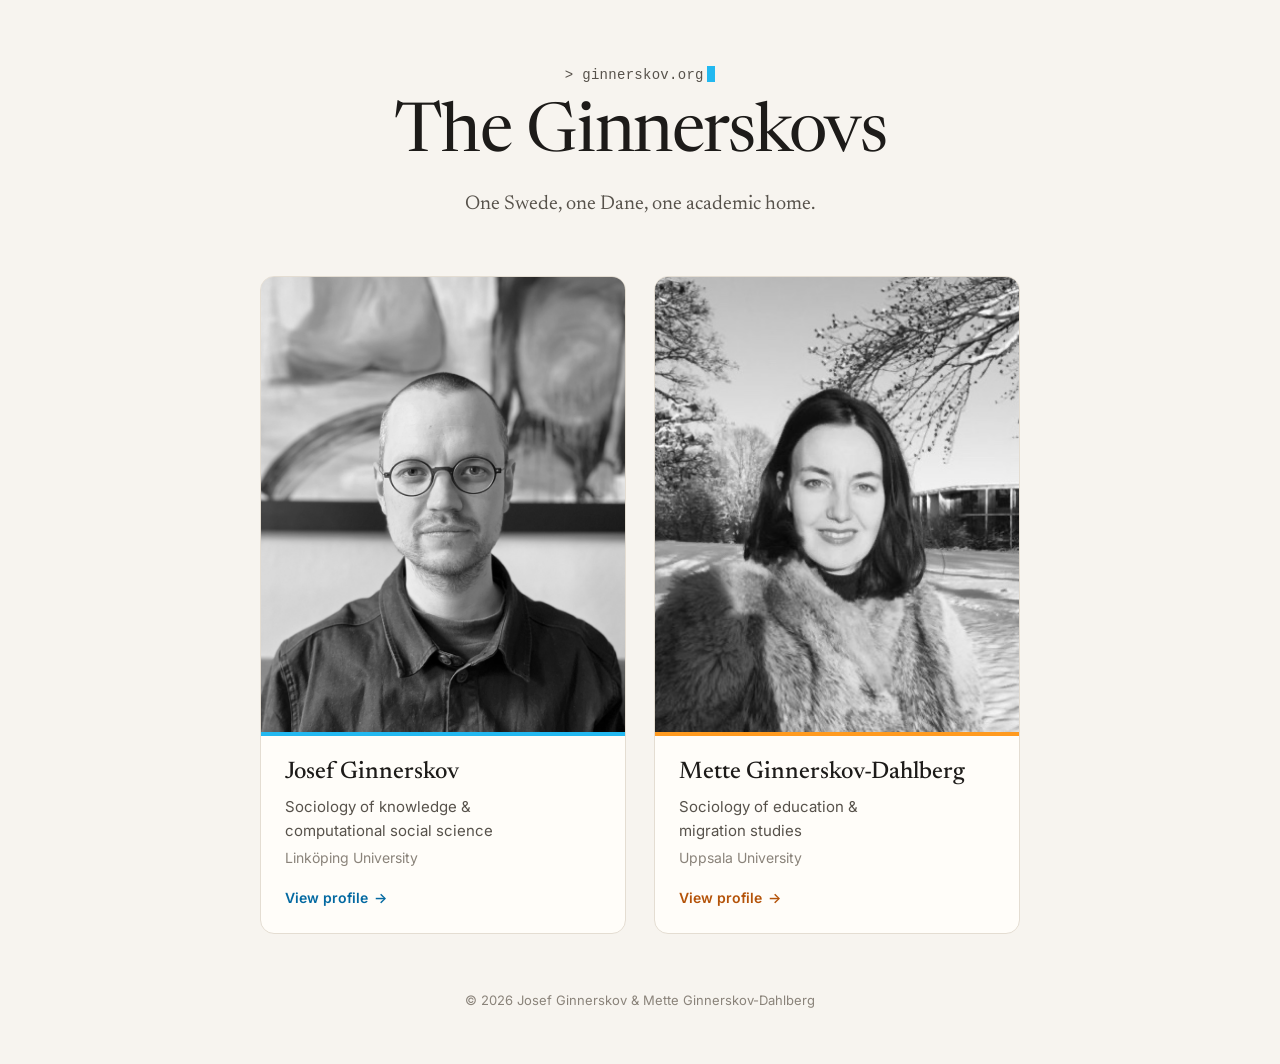
<file: index.html>
<!DOCTYPE html>
<html lang="en">
<head>
  <meta charset="utf-8">
  <meta name="viewport" content="width=device-width, initial-scale=1">
  <title>Ginnerskov</title>
  <meta name="description" content="The academic home of Josef Ginnerskov and Mette Ginnerskov-Dahlberg.">
  <link rel="canonical" href="https://ginnerskov.org/">
  <meta property="og:type" content="website">
  <meta property="og:title" content="The Ginnerskovs">
  <meta property="og:description" content="The academic home of Josef Ginnerskov and Mette Ginnerskov-Dahlberg.">
  <meta property="og:url" content="https://ginnerskov.org/">
  <meta name="twitter:card" content="summary">
  <link rel="preconnect" href="https://fonts.googleapis.com">
  <link rel="preconnect" href="https://fonts.gstatic.com" crossorigin>
  <link href="https://fonts.googleapis.com/css2?family=Inter:wght@400;500;600&family=Newsreader:ital,opsz,wght@0,6..72,400;0,6..72,500;1,6..72,400&display=swap" rel="stylesheet">
  <link rel="stylesheet" href="assets/style.css">
  <link rel="icon" href="assets/favicon.svg" type="image/svg+xml">
</head>
<body>
  <div class="landing">
    <div class="wrap">
      <header class="landing-head">
        <p class="eyebrow prompt">ginnerskov.org</p>
        <h1>The Ginnerskovs</h1>
        <p class="lede">One Swede, one Dane, one academic home.</p>
      </header>

      <div class="people">
        <a class="person-card p-josef" href="josef/">
          <div class="photo"><img src="assets/josef.jpg" alt="Portrait of Josef Ginnerskov"></div>
          <div class="body">
            <h2>Josef Ginnerskov</h2>
            <p class="role">Sociology of knowledge &amp;<br>computational social science</p>
            <p class="affil">Linköping University</p>
            <span class="go">View profile <span aria-hidden="true">→</span></span>
          </div>
        </a>

        <a class="person-card p-mette" href="mette/">
          <div class="photo"><img src="assets/mette.jpg" alt="Portrait of Mette Ginnerskov-Dahlberg"></div>
          <div class="body">
            <h2>Mette Ginnerskov-Dahlberg</h2>
            <p class="role">Sociology of education &amp;<br>migration studies</p>
            <p class="affil">Uppsala University</p>
            <span class="go">View profile <span aria-hidden="true">→</span></span>
          </div>
        </a>
      </div>

      <p class="site-foot">© 2026 Josef Ginnerskov &amp; Mette Ginnerskov-Dahlberg</p>
    </div>
  </div>
</body>
</html>
</file>
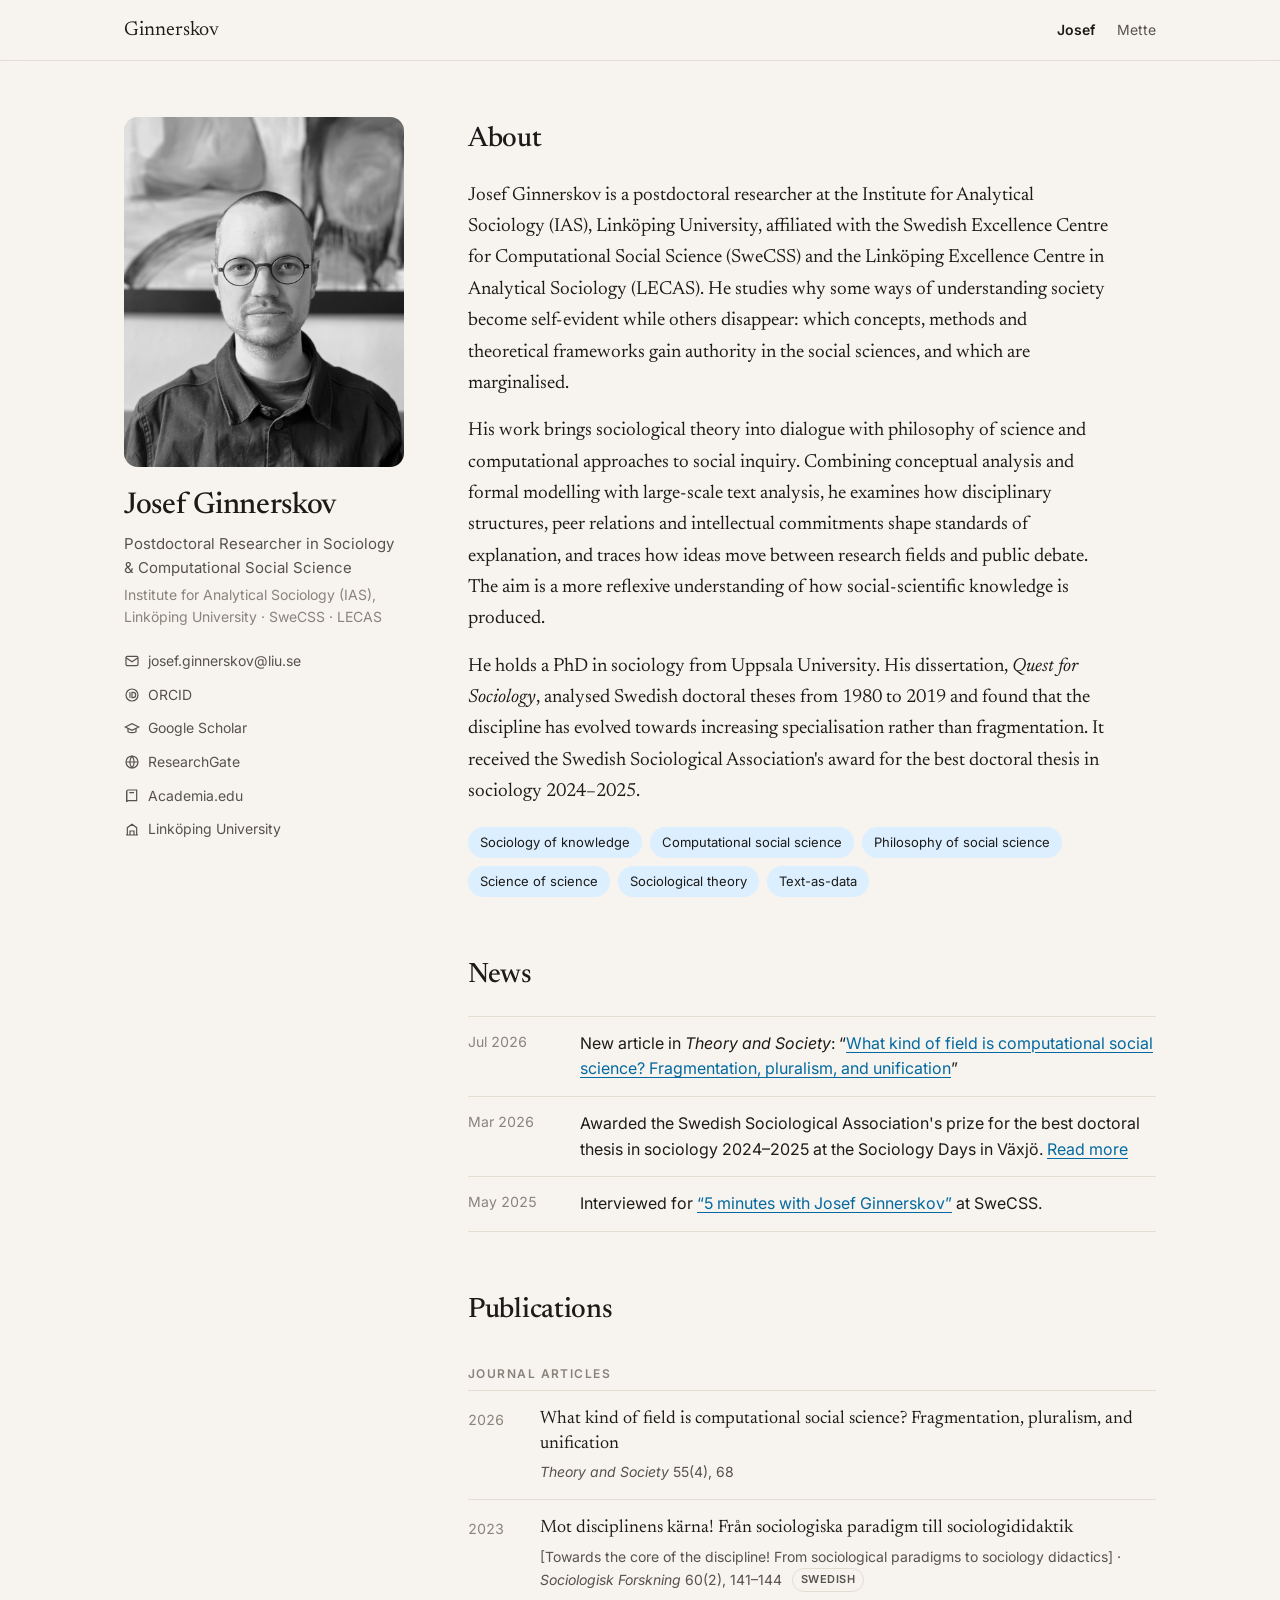
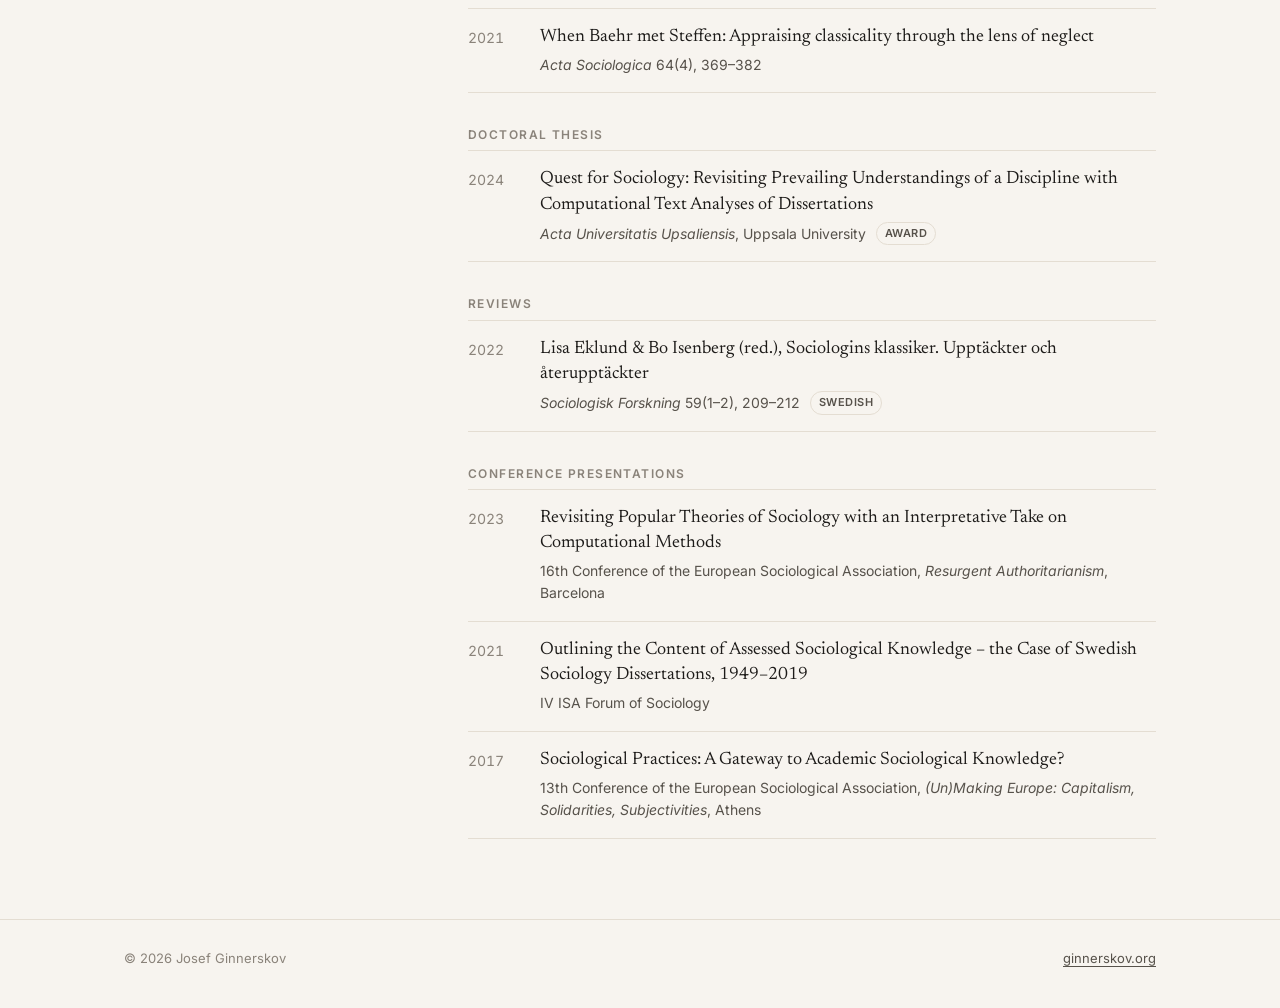
<file: josef/index.html>
<!DOCTYPE html>
<html lang="en">
<head>
  <meta charset="utf-8">
  <meta name="viewport" content="width=device-width, initial-scale=1">
  <title>Josef Ginnerskov · Sociology &amp; Computational Social Science</title>
  <meta name="description" content="Josef Ginnerskov is a postdoctoral researcher at the Institute for Analytical Sociology, Linköping University, working at the intersection of sociological theory, philosophy of science and computational social science.">
  <link rel="canonical" href="https://ginnerskov.org/josef/">
  <meta property="og:type" content="profile">
  <meta property="og:title" content="Josef Ginnerskov">
  <meta property="og:description" content="Postdoctoral researcher in sociology and computational social science at the Institute for Analytical Sociology, Linköping University.">
  <meta property="og:url" content="https://ginnerskov.org/josef/">
  <meta property="og:image" content="https://ginnerskov.org/assets/josef.jpg">
  <meta name="twitter:card" content="summary">
  <script type="application/ld+json">
  {
    "@context": "https://schema.org",
    "@type": "Person",
    "name": "Josef Ginnerskov",
    "url": "https://ginnerskov.org/josef/",
    "image": "https://ginnerskov.org/assets/josef.jpg",
    "email": "mailto:josef.ginnerskov@liu.se",
    "jobTitle": "Postdoctoral Researcher in Sociology and Computational Social Science",
    "affiliation": [
      { "@type": "Organization", "name": "Institute for Analytical Sociology (IAS), Linköping University", "url": "https://liu.se/en/organisation/liu/iei/ias" },
      { "@type": "Organization", "name": "Swedish Excellence Centre for Computational Social Science (SweCSS)", "url": "https://liu.se/en/research/swecss" }
    ],
    "alumniOf": { "@type": "CollegeOrUniversity", "name": "Uppsala University" },
    "award": "Swedish Sociological Association's award for the best doctoral thesis in sociology 2024–2025",
    "knowsAbout": ["Sociology", "Computational social science", "Philosophy of social science", "Science of science", "Sociological theory", "Sociology of knowledge"],
    "sameAs": [
      "https://orcid.org/0000-0003-0689-5127",
      "https://scholar.google.com/citations?user=CDtOE6sAAAAJ",
      "https://www.researchgate.net/profile/Josef-Ginnerskov",
      "https://uppsala.academia.edu/Ginnerskov",
      "https://liu.se/en/employee/josgi08"
    ]
  }
  </script>
  <link rel="preconnect" href="https://fonts.googleapis.com">
  <link rel="preconnect" href="https://fonts.gstatic.com" crossorigin>
  <link href="https://fonts.googleapis.com/css2?family=Inter:wght@400;500;600&family=Newsreader:ital,opsz,wght@0,6..72,400;0,6..72,500;1,6..72,400&display=swap" rel="stylesheet">
  <link rel="stylesheet" href="../assets/style.css">
  <link rel="icon" href="../assets/favicon.svg" type="image/svg+xml">
</head>
<body class="p-josef">
  <header class="topbar">
    <div class="wrap">
      <a class="brand" href="../">Ginnerskov</a>
      <nav>
        <a href="../josef/" aria-current="page">Josef</a>
        <a href="../mette/">Mette</a>
      </nav>
    </div>
  </header>

  <div class="wrap profile">
    <aside>
      <div class="portrait"><img src="../assets/josef.jpg" alt="Portrait of Josef Ginnerskov"></div>
      <h1>Josef Ginnerskov</h1>
      <p class="title">Postdoctoral Researcher in Sociology &amp; Computational Social Science</p>
      <p class="affil">Institute for Analytical Sociology (IAS), Linköping University · SweCSS · LECAS</p>
      <ul class="links">
        <li><a href="mailto:josef.ginnerskov@liu.se"><svg viewBox="0 0 24 24" fill="none" stroke="currentColor" stroke-width="1.8"><rect x="3" y="5" width="18" height="14" rx="2"/><path d="M3 7l9 6 9-6"/></svg>josef.ginnerskov@liu.se</a></li>
        <li><a href="https://orcid.org/0000-0003-0689-5127"><svg viewBox="0 0 24 24" fill="none" stroke="currentColor" stroke-width="1.8"><circle cx="12" cy="12" r="9"/><path d="M9 8v8M12 8h1.5a4 4 0 0 1 0 8H12z"/></svg>ORCID</a></li>
        <li><a href="https://scholar.google.com/citations?user=CDtOE6sAAAAJ"><svg viewBox="0 0 24 24" fill="none" stroke="currentColor" stroke-width="1.8"><path d="M2 9l10-5 10 5-10 5z"/><path d="M6 11v5c3 2 9 2 12 0v-5"/></svg>Google Scholar</a></li>
        <li><a href="https://www.researchgate.net/profile/Josef-Ginnerskov"><svg viewBox="0 0 24 24" fill="none" stroke="currentColor" stroke-width="1.8"><circle cx="12" cy="12" r="9"/><path d="M3 12h18M12 3a14 14 0 0 1 0 18M12 3a14 14 0 0 0 0 18"/></svg>ResearchGate</a></li>
        <li><a href="https://uppsala.academia.edu/Ginnerskov"><svg viewBox="0 0 24 24" fill="none" stroke="currentColor" stroke-width="1.8"><path d="M4 5a2 2 0 0 1 2-2h13v16H6a2 2 0 0 0-2 2z"/><path d="M4 21V5M8 7h7"/></svg>Academia.edu</a></li>
        <li><a href="https://liu.se/en/employee/josgi08"><svg viewBox="0 0 24 24" fill="none" stroke="currentColor" stroke-width="1.8"><path d="M3 21h18M5 21V10l7-5 7 5v11M9 21v-6h6v6"/></svg>Linköping University</a></li>
      </ul>
    </aside>

    <main>
      <section class="bio" id="about">
        <h2>About</h2>
        <p>Josef Ginnerskov is a postdoctoral researcher at the Institute for Analytical Sociology (IAS), Linköping University, affiliated with the Swedish Excellence Centre for Computational Social Science (SweCSS) and the Linköping Excellence Centre in Analytical Sociology (LECAS). He studies why some ways of understanding society become self-evident while others disappear: which concepts, methods and theoretical frameworks gain authority in the social sciences, and which are marginalised.</p>
        <p>His work brings sociological theory into dialogue with philosophy of science and computational approaches to social inquiry. Combining conceptual analysis and formal modelling with large-scale text analysis, he examines how disciplinary structures, peer relations and intellectual commitments shape standards of explanation, and traces how ideas move between research fields and public debate. The aim is a more reflexive understanding of how social-scientific knowledge is produced.</p>
        <p>He holds a PhD in sociology from Uppsala University. His dissertation, <em>Quest for Sociology</em>, analysed Swedish doctoral theses from 1980 to 2019 and found that the discipline has evolved towards increasing specialisation rather than fragmentation. It received the Swedish Sociological Association's award for the best doctoral thesis in sociology 2024–2025.</p>
        <ul class="tags">
          <li>Sociology of knowledge</li>
          <li>Computational social science</li>
          <li>Philosophy of social science</li>
          <li>Science of science</li>
          <li>Sociological theory</li>
          <li>Text-as-data</li>
        </ul>
      </section>

      <section id="news">
        <h2>News</h2>
        <ul class="news">
          <li><time datetime="2026-07">Jul 2026</time><span>New article in <em>Theory and Society</em>: “<a href="https://doi.org/10.1007/s11186-026-09732-9">What kind of field is computational social science? Fragmentation, pluralism, and unification</a>”</span></li>
          <li><time datetime="2026-03">Mar 2026</time><span>Awarded the Swedish Sociological Association's prize for the best doctoral thesis in sociology 2024–2025 at the Sociology Days in Växjö. <a href="https://liu.se/en/news-item/han-vann-pris-for-basta-avhandling">Read more</a></span></li>
          <li><time datetime="2025-05">May 2025</time><span>Interviewed for <a href="https://liu.se/en/news-item/swecss-fellow-josef-ginnerskov">“5 minutes with Josef Ginnerskov”</a> at SweCSS.</span></li>
        </ul>
      </section>

      <section id="publications">
        <h2>Publications</h2>

        <h3>Journal articles</h3>
        <ul class="pubs">
          <li>
            <span class="yr">2026</span>
            <div>
              <p class="t"><a href="https://doi.org/10.1007/s11186-026-09732-9">What kind of field is computational social science? Fragmentation, pluralism, and unification</a></p>
              <p class="m"><em>Theory and Society</em> 55(4), 68</p>
            </div>
          </li>
          <li>
            <span class="yr">2023</span>
            <div>
              <p class="t"><a href="https://doi.org/10.37062/sf.60.25482">Mot disciplinens kärna! Från sociologiska paradigm till sociologididaktik</a></p>
              <p class="m">[Towards the core of the discipline! From sociological paradigms to sociology didactics] · <em>Sociologisk Forskning</em> 60(2), 141–144 <span class="badge">Swedish</span></p>
            </div>
          </li>
          <li>
            <span class="yr">2021</span>
            <div>
              <p class="t"><a href="https://doi.org/10.1177/00016993211038818">When Baehr met Steffen: Appraising classicality through the lens of neglect</a></p>
              <p class="m"><em>Acta Sociologica</em> 64(4), 369–382</p>
            </div>
          </li>
        </ul>

        <h3>Doctoral thesis</h3>
        <ul class="pubs">
          <li>
            <span class="yr">2024</span>
            <div>
              <p class="t"><a href="https://uu.diva-portal.org/smash/record.jsf?pid=diva2%3A1829272">Quest for Sociology: Revisiting Prevailing Understandings of a Discipline with Computational Text Analyses of Dissertations</a></p>
              <p class="m"><em>Acta Universitatis Upsaliensis</em>, Uppsala University <span class="badge">Award</span></p>
            </div>
          </li>
        </ul>

        <h3>Reviews</h3>
        <ul class="pubs">
          <li>
            <span class="yr">2022</span>
            <div>
              <p class="t"><a href="https://doi.org/10.37062/sf.59.24252">Lisa Eklund &amp; Bo Isenberg (red.), Sociologins klassiker. Upptäckter och återupptäckter</a></p>
              <p class="m"><em>Sociologisk Forskning</em> 59(1–2), 209–212 <span class="badge">Swedish</span></p>
            </div>
          </li>
        </ul>

        <h3>Conference presentations</h3>
        <ul class="pubs">
          <li>
            <span class="yr">2023</span>
            <div>
              <p class="t">Revisiting Popular Theories of Sociology with an Interpretative Take on Computational Methods</p>
              <p class="m">16th Conference of the European Sociological Association, <em>Resurgent Authoritarianism</em>, Barcelona</p>
            </div>
          </li>
          <li>
            <span class="yr">2021</span>
            <div>
              <p class="t">Outlining the Content of Assessed Sociological Knowledge – the Case of Swedish Sociology Dissertations, 1949–2019</p>
              <p class="m">IV ISA Forum of Sociology</p>
            </div>
          </li>
          <li>
            <span class="yr">2017</span>
            <div>
              <p class="t">Sociological Practices: A Gateway to Academic Sociological Knowledge?</p>
              <p class="m">13th Conference of the European Sociological Association, <em>(Un)Making Europe: Capitalism, Solidarities, Subjectivities</em>, Athens</p>
            </div>
          </li>
        </ul>
      </section>
    </main>
  </div>

  <footer class="page-foot">
    <div class="wrap">
      <span>© 2026 Josef Ginnerskov</span>
      <a href="../">ginnerskov.org</a>
    </div>
  </footer>
</body>
</html>
</file>
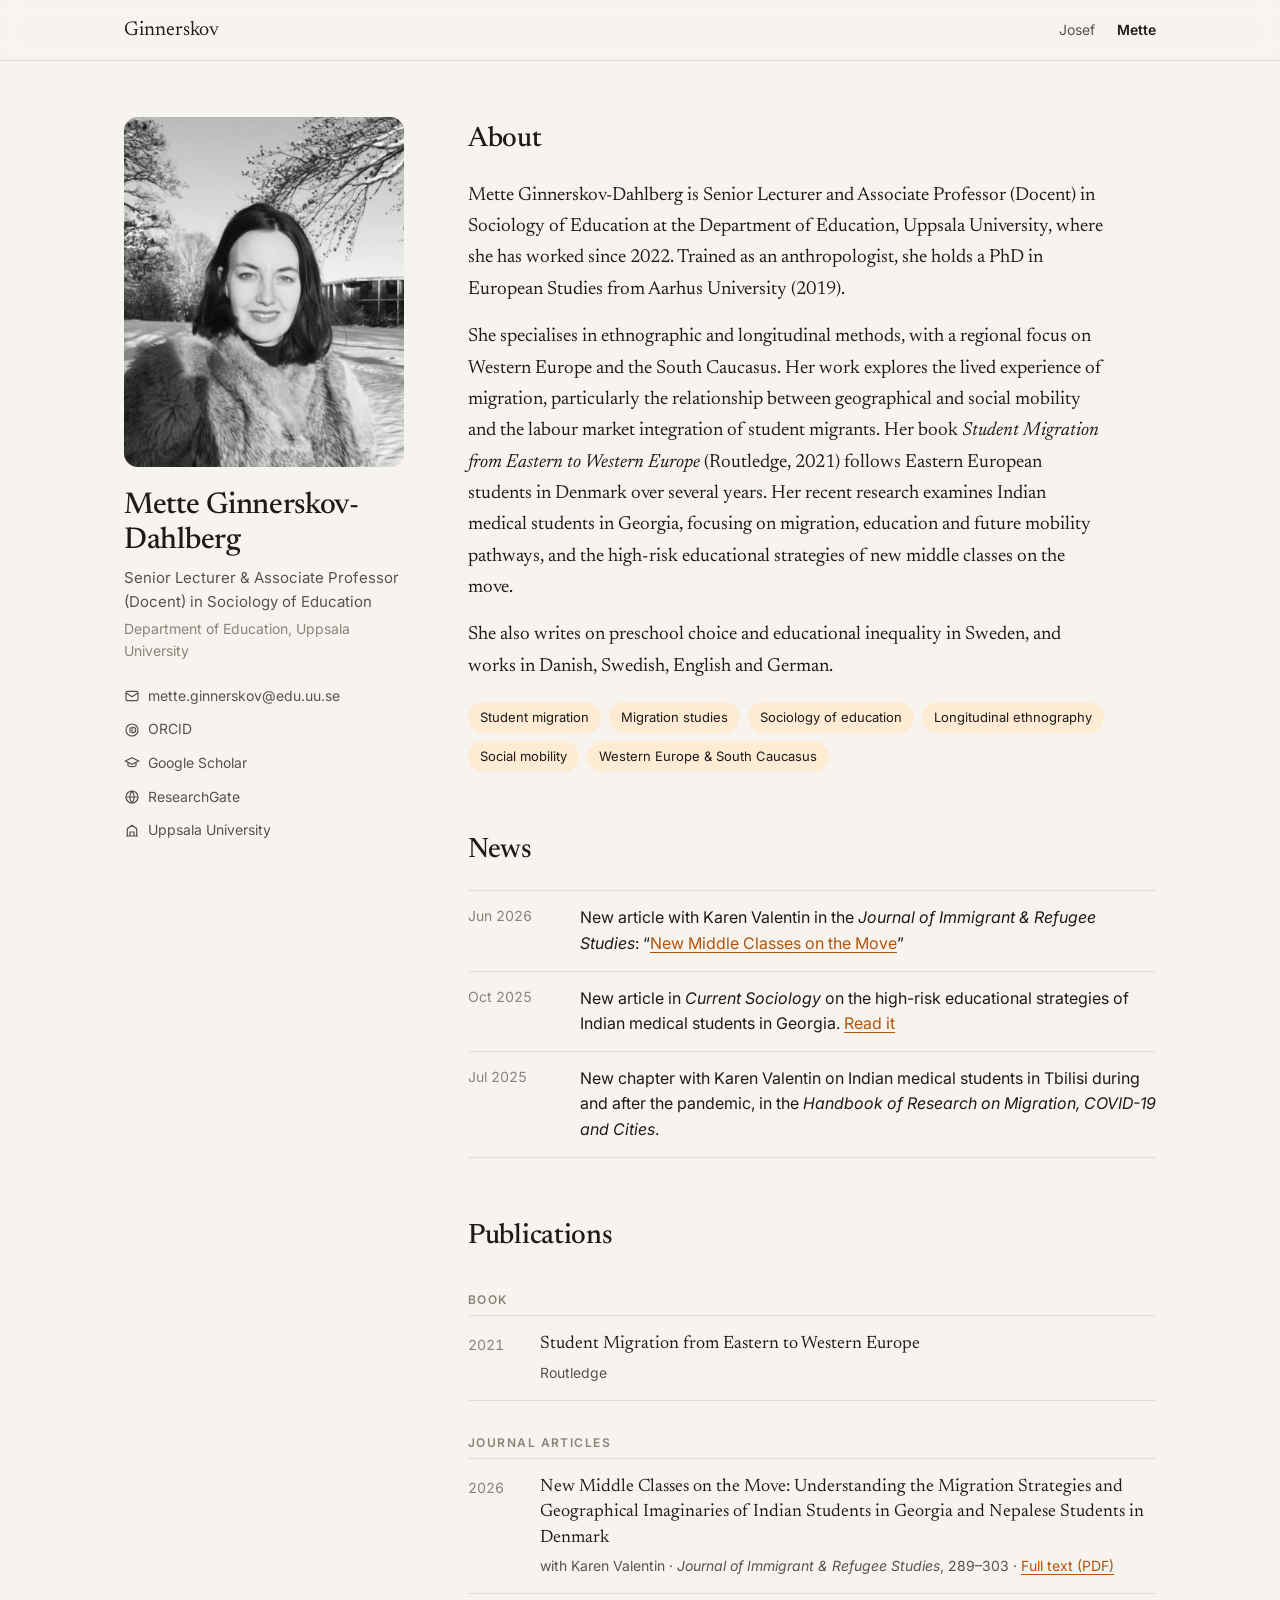
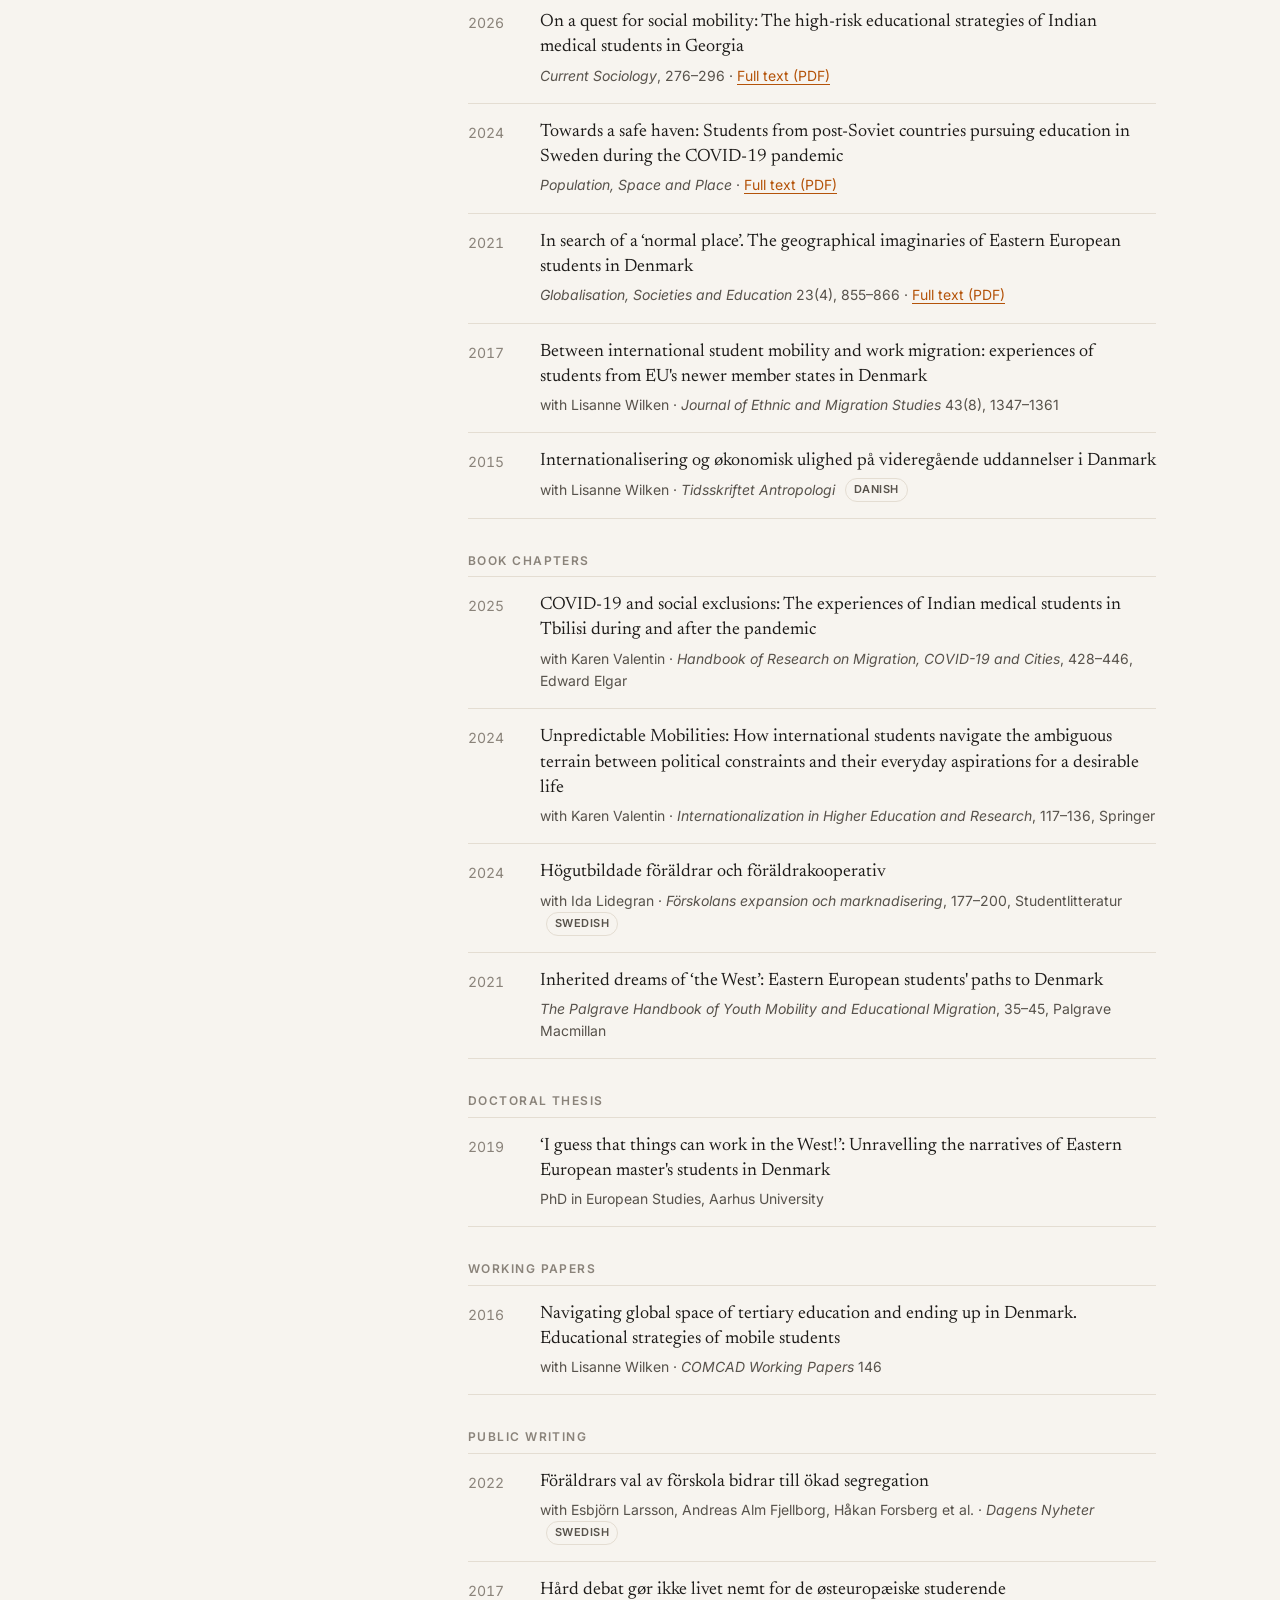
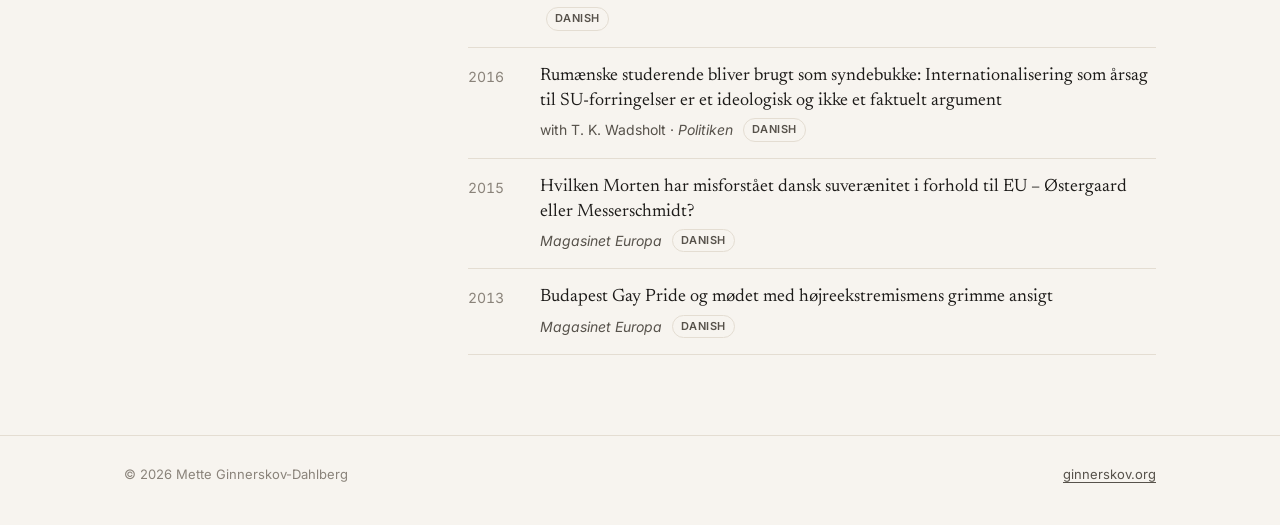
<file: mette/index.html>
<!DOCTYPE html>
<html lang="en">
<head>
  <meta charset="utf-8">
  <meta name="viewport" content="width=device-width, initial-scale=1">
  <title>Mette Ginnerskov-Dahlberg · Sociology of Education &amp; Migration Studies</title>
  <meta name="description" content="Mette Ginnerskov-Dahlberg is Associate Professor (Docent) in Sociology of Education at Uppsala University. An anthropologist by training, she researches student migration through longitudinal ethnography in Western Europe and the South Caucasus.">
  <link rel="canonical" href="https://ginnerskov.org/mette/">
  <meta property="og:type" content="profile">
  <meta property="og:title" content="Mette Ginnerskov-Dahlberg">
  <meta property="og:description" content="Associate Professor (Docent) in Sociology of Education at Uppsala University, researching student migration, social mobility and the lived experience of migration.">
  <meta property="og:url" content="https://ginnerskov.org/mette/">
  <meta property="og:image" content="https://ginnerskov.org/assets/mette.jpg">
  <meta name="twitter:card" content="summary">
  <script type="application/ld+json">
  {
    "@context": "https://schema.org",
    "@type": "Person",
    "name": "Mette Ginnerskov-Dahlberg",
    "url": "https://ginnerskov.org/mette/",
    "image": "https://ginnerskov.org/assets/mette.jpg",
    "email": "mailto:mette.ginnerskov@edu.uu.se",
    "jobTitle": "Senior Lecturer and Associate Professor (Docent) in Sociology of Education",
    "affiliation": { "@type": "Organization", "name": "Department of Education, Uppsala University", "url": "https://www.uu.se/en/department/education" },
    "alumniOf": { "@type": "CollegeOrUniversity", "name": "Aarhus University" },
    "knowsAbout": ["Student migration", "Migration studies", "Sociology of education", "Ethnography", "Social anthropology", "Social mobility"],
    "knowsLanguage": ["da", "en", "sv", "de"],
    "sameAs": [
      "https://orcid.org/0000-0001-9632-1551",
      "https://scholar.google.com/citations?user=86lQ-38AAAAJ",
      "https://www.researchgate.net/profile/Mette-Ginnerskov-Dahlberg",
      "https://www.uu.se/en/contact-and-organisation/staff?query=N14-1501"
    ]
  }
  </script>
  <link rel="preconnect" href="https://fonts.googleapis.com">
  <link rel="preconnect" href="https://fonts.gstatic.com" crossorigin>
  <link href="https://fonts.googleapis.com/css2?family=Inter:wght@400;500;600&family=Newsreader:ital,opsz,wght@0,6..72,400;0,6..72,500;1,6..72,400&display=swap" rel="stylesheet">
  <link rel="stylesheet" href="../assets/style.css">
  <link rel="icon" href="../assets/favicon.svg" type="image/svg+xml">
</head>
<body class="p-mette">
  <header class="topbar">
    <div class="wrap">
      <a class="brand" href="../">Ginnerskov</a>
      <nav>
        <a href="../josef/">Josef</a>
        <a href="../mette/" aria-current="page">Mette</a>
      </nav>
    </div>
  </header>

  <div class="wrap profile">
    <aside>
      <div class="portrait"><img src="../assets/mette.jpg" alt="Portrait of Mette Ginnerskov-Dahlberg"></div>
      <h1>Mette Ginnerskov-Dahlberg</h1>
      <p class="title">Senior Lecturer &amp; Associate Professor (Docent) in Sociology of Education</p>
      <p class="affil">Department of Education, Uppsala University</p>
      <ul class="links">
        <li><a href="mailto:mette.ginnerskov@edu.uu.se"><svg viewBox="0 0 24 24" fill="none" stroke="currentColor" stroke-width="1.8"><rect x="3" y="5" width="18" height="14" rx="2"/><path d="M3 7l9 6 9-6"/></svg>mette.ginnerskov@edu.uu.se</a></li>
        <li><a href="https://orcid.org/0000-0001-9632-1551"><svg viewBox="0 0 24 24" fill="none" stroke="currentColor" stroke-width="1.8"><circle cx="12" cy="12" r="9"/><path d="M9 8v8M12 8h1.5a4 4 0 0 1 0 8H12z"/></svg>ORCID</a></li>
        <li><a href="https://scholar.google.com/citations?user=86lQ-38AAAAJ"><svg viewBox="0 0 24 24" fill="none" stroke="currentColor" stroke-width="1.8"><path d="M2 9l10-5 10 5-10 5z"/><path d="M6 11v5c3 2 9 2 12 0v-5"/></svg>Google Scholar</a></li>
        <li><a href="https://www.researchgate.net/profile/Mette-Ginnerskov-Dahlberg"><svg viewBox="0 0 24 24" fill="none" stroke="currentColor" stroke-width="1.8"><circle cx="12" cy="12" r="9"/><path d="M3 12h18M12 3a14 14 0 0 1 0 18M12 3a14 14 0 0 0 0 18"/></svg>ResearchGate</a></li>
        <li><a href="https://www.uu.se/en/contact-and-organisation/staff?query=N14-1501"><svg viewBox="0 0 24 24" fill="none" stroke="currentColor" stroke-width="1.8"><path d="M3 21h18M5 21V10l7-5 7 5v11M9 21v-6h6v6"/></svg>Uppsala University</a></li>
      </ul>
    </aside>

    <main>
      <section class="bio" id="about">
        <h2>About</h2>
        <p>Mette Ginnerskov-Dahlberg is Senior Lecturer and Associate Professor (Docent) in Sociology of Education at the Department of Education, Uppsala University, where she has worked since 2022. Trained as an anthropologist, she holds a PhD in European Studies from Aarhus University (2019).</p>
        <p>She specialises in ethnographic and longitudinal methods, with a regional focus on Western Europe and the South Caucasus. Her work explores the lived experience of migration, particularly the relationship between geographical and social mobility and the labour market integration of student migrants. Her book <em>Student Migration from Eastern to Western Europe</em> (Routledge, 2021) follows Eastern European students in Denmark over several years. Her recent research examines Indian medical students in Georgia, focusing on migration, education and future mobility pathways, and the high-risk educational strategies of new middle classes on the move.</p>
        <p>She also writes on preschool choice and educational inequality in Sweden, and works in Danish, Swedish, English and German.</p>
        <ul class="tags">
          <li>Student migration</li>
          <li>Migration studies</li>
          <li>Sociology of education</li>
          <li>Longitudinal ethnography</li>
          <li>Social mobility</li>
          <li>Western Europe &amp; South Caucasus</li>
        </ul>
      </section>

      <section id="news">
        <h2>News</h2>
        <ul class="news">
          <li><time datetime="2026-06">Jun 2026</time><span>New article with Karen Valentin in the <em>Journal of Immigrant &amp; Refugee Studies</em>: “<a href="https://doi.org/10.1080/15562948.2025.2588156">New Middle Classes on the Move</a>”</span></li>
          <li><time datetime="2025-10">Oct 2025</time><span>New article in <em>Current Sociology</em> on the high-risk educational strategies of Indian medical students in Georgia. <a href="https://doi.org/10.1177/00113921251383389">Read it</a></span></li>
          <li><time datetime="2025-07">Jul 2025</time><span>New chapter with Karen Valentin on Indian medical students in Tbilisi during and after the pandemic, in the <em>Handbook of Research on Migration, COVID-19 and Cities</em>.</span></li>
        </ul>
      </section>

      <section id="publications">
        <h2>Publications</h2>

        <h3>Book</h3>
        <ul class="pubs">
          <li>
            <span class="yr">2021</span>
            <div>
              <p class="t"><a href="https://doi.org/10.4324/9781003056287">Student Migration from Eastern to Western Europe</a></p>
              <p class="m">Routledge</p>
            </div>
          </li>
        </ul>

        <h3>Journal articles</h3>
        <ul class="pubs">
          <li>
            <span class="yr">2026</span>
            <div>
              <p class="t"><a href="https://doi.org/10.1080/15562948.2025.2588156">New Middle Classes on the Move: Understanding the Migration Strategies and Geographical Imaginaries of Indian Students in Georgia and Nepalese Students in Denmark</a></p>
              <p class="m">with Karen Valentin · <em>Journal of Immigrant &amp; Refugee Studies</em>, 289–303 · <a href="https://uu.diva-portal.org/smash/get/diva2:2077849/FULLTEXT01.pdf">Full text (PDF)</a></p>
            </div>
          </li>
          <li>
            <span class="yr">2026</span>
            <div>
              <p class="t"><a href="https://doi.org/10.1177/00113921251383389">On a quest for social mobility: The high-risk educational strategies of Indian medical students in Georgia</a></p>
              <p class="m"><em>Current Sociology</em>, 276–296 · <a href="https://uu.diva-portal.org/smash/get/diva2:2007347/FULLTEXT01.pdf">Full text (PDF)</a></p>
            </div>
          </li>
          <li>
            <span class="yr">2024</span>
            <div>
              <p class="t"><a href="https://doi.org/10.1002/psp.2833">Towards a safe haven: Students from post-Soviet countries pursuing education in Sweden during the COVID-19 pandemic</a></p>
              <p class="m"><em>Population, Space and Place</em> · <a href="https://uu.diva-portal.org/smash/get/diva2:1900184/FULLTEXT01.pdf">Full text (PDF)</a></p>
            </div>
          </li>
          <li>
            <span class="yr">2021</span>
            <div>
              <p class="t"><a href="https://doi.org/10.1080/14767724.2021.1954495">In search of a ‘normal place’. The geographical imaginaries of Eastern European students in Denmark</a></p>
              <p class="m"><em>Globalisation, Societies and Education</em> 23(4), 855–866 · <a href="https://uu.diva-portal.org/smash/get/diva2:1581721/FULLTEXT01.pdf">Full text (PDF)</a></p>
            </div>
          </li>
          <li>
            <span class="yr">2017</span>
            <div>
              <p class="t"><a href="https://doi.org/10.1080/1369183x.2017.1300330">Between international student mobility and work migration: experiences of students from EU's newer member states in Denmark</a></p>
              <p class="m">with Lisanne Wilken · <em>Journal of Ethnic and Migration Studies</em> 43(8), 1347–1361</p>
            </div>
          </li>
          <li>
            <span class="yr">2015</span>
            <div>
              <p class="t"><a href="https://doi.org/10.7146/ta.v0i72.105615">Internationalisering og økonomisk ulighed på videregående uddannelser i Danmark</a></p>
              <p class="m">with Lisanne Wilken · <em>Tidsskriftet Antropologi</em> <span class="badge">Danish</span></p>
            </div>
          </li>
        </ul>

        <h3>Book chapters</h3>
        <ul class="pubs">
          <li>
            <span class="yr">2025</span>
            <div>
              <p class="t"><a href="https://doi.org/10.4337/9781035301232.00034">COVID-19 and social exclusions: The experiences of Indian medical students in Tbilisi during and after the pandemic</a></p>
              <p class="m">with Karen Valentin · <em>Handbook of Research on Migration, COVID-19 and Cities</em>, 428–446, Edward Elgar</p>
            </div>
          </li>
          <li>
            <span class="yr">2024</span>
            <div>
              <p class="t"><a href="https://doi.org/10.1007/978-3-031-47335-7_7">Unpredictable Mobilities: How international students navigate the ambiguous terrain between political constraints and their everyday aspirations for a desirable life</a></p>
              <p class="m">with Karen Valentin · <em>Internationalization in Higher Education and Research</em>, 117–136, Springer</p>
            </div>
          </li>
          <li>
            <span class="yr">2024</span>
            <div>
              <p class="t"><a href="https://urn.kb.se/resolve?urn=urn:nbn:se:uu:diva-542194">Högutbildade föräldrar och föräldrakooperativ</a></p>
              <p class="m">with Ida Lidegran · <em>Förskolans expansion och marknadisering</em>, 177–200, Studentlitteratur <span class="badge">Swedish</span></p>
            </div>
          </li>
          <li>
            <span class="yr">2021</span>
            <div>
              <p class="t"><a href="https://doi.org/10.1007/978-3-030-64235-8_5">Inherited dreams of ‘the West’: Eastern European students' paths to Denmark</a></p>
              <p class="m"><em>The Palgrave Handbook of Youth Mobility and Educational Migration</em>, 35–45, Palgrave Macmillan</p>
            </div>
          </li>
        </ul>

        <h3>Doctoral thesis</h3>
        <ul class="pubs">
          <li>
            <span class="yr">2019</span>
            <div>
              <p class="t"><a href="https://urn.kb.se/resolve?urn=urn:nbn:se:uu:diva-410810">‘I guess that things can work in the West!’: Unravelling the narratives of Eastern European master's students in Denmark</a></p>
              <p class="m">PhD in European Studies, Aarhus University</p>
            </div>
          </li>
        </ul>

        <h3>Working papers</h3>
        <ul class="pubs">
          <li>
            <span class="yr">2016</span>
            <div>
              <p class="t"><a href="https://urn.kb.se/resolve?urn=urn:nbn:se:uu:diva-449403">Navigating global space of tertiary education and ending up in Denmark. Educational strategies of mobile students</a></p>
              <p class="m">with Lisanne Wilken · <em>COMCAD Working Papers</em> 146</p>
            </div>
          </li>
        </ul>

        <h3>Public writing</h3>
        <ul class="pubs">
          <li>
            <span class="yr">2022</span>
            <div>
              <p class="t"><a href="https://urn.kb.se/resolve?urn=urn:nbn:se:uu:diva-480997">Föräldrars val av förskola bidrar till ökad segregation</a></p>
              <p class="m">with Esbjörn Larsson, Andreas Alm Fjellborg, Håkan Forsberg et al. · <em>Dagens Nyheter</em> <span class="badge">Swedish</span></p>
            </div>
          </li>
          <li>
            <span class="yr">2017</span>
            <div>
              <p class="t">Hård debat gør ikke livet nemt for de østeuropæiske studerende</p>
              <p class="m"><span class="badge">Danish</span></p>
            </div>
          </li>
          <li>
            <span class="yr">2016</span>
            <div>
              <p class="t">Rumænske studerende bliver brugt som syndebukke: Internationalisering som årsag til SU-forringelser er et ideologisk og ikke et faktuelt argument</p>
              <p class="m">with T. K. Wadsholt · <em>Politiken</em> <span class="badge">Danish</span></p>
            </div>
          </li>
          <li>
            <span class="yr">2015</span>
            <div>
              <p class="t">Hvilken Morten har misforstået dansk suverænitet i forhold til EU – Østergaard eller Messerschmidt?</p>
              <p class="m"><em>Magasinet Europa</em> <span class="badge">Danish</span></p>
            </div>
          </li>
          <li>
            <span class="yr">2013</span>
            <div>
              <p class="t">Budapest Gay Pride og mødet med højreekstremismens grimme ansigt</p>
              <p class="m"><em>Magasinet Europa</em> <span class="badge">Danish</span></p>
            </div>
          </li>
        </ul>
      </section>
    </main>
  </div>

  <footer class="page-foot">
    <div class="wrap">
      <span>© 2026 Mette Ginnerskov-Dahlberg</span>
      <a href="../">ginnerskov.org</a>
    </div>
  </footer>
</body>
</html>
</file>
<file: assets/style.css>
/* ginnerskov.org — shared styles */

:root {
  --bg: #f7f4ef;
  --surface: #fffdf9;
  --ink: #1d1b19;
  --ink-soft: #57524b;
  --ink-faint: #8a837a;
  --line: #e4ddd2;
  /* one retro-monitor colour per person: cyan (Josef), amber (Mette) */
  --cyan: #0369a1;  --cyan-soft: #dcefff;  --cyan-glow: #22b8f0;
  --amber: #b45309; --amber-soft: #fdebd3; --amber-glow: #ff9a1f;
  --accent: var(--ink-soft);    /* readable, for text and links */
  --accent-soft: var(--line);
  --phosphor: var(--ink-faint); /* bright, decorative only */
  --mono: ui-monospace, "SF Mono", Menlo, Consolas, monospace;
  --serif: "Newsreader", Georgia, "Times New Roman", serif;
  --sans: "Inter", system-ui, -apple-system, "Segoe UI", sans-serif;
  --radius: 14px;
  --max: 1080px;
  color-scheme: light;
}

@media (prefers-color-scheme: dark) {
  :root {
    --bg: #161514;
    --surface: #1f1d1b;
    --ink: #eeeae4;
    --ink-soft: #b9b2a8;
    --ink-faint: #857e75;
    --line: #34302c;
    --cyan: #7dd3fc;  --cyan-soft: #10293a;  --cyan-glow: #38c8ff;
    --amber: #fdba74; --amber-soft: #3a2410; --amber-glow: #ffa133;
    color-scheme: dark;
  }
}

*, *::before, *::after { box-sizing: border-box; }

html { -webkit-text-size-adjust: 100%; }

body {
  margin: 0;
  background: var(--bg);
  color: var(--ink);
  font-family: var(--sans);
  font-size: 16px;
  line-height: 1.6;
  -webkit-font-smoothing: antialiased;
}

.p-josef { --accent: var(--cyan);  --accent-soft: var(--cyan-soft);  --phosphor: var(--cyan-glow); }
.p-mette { --accent: var(--amber); --accent-soft: var(--amber-soft); --phosphor: var(--amber-glow); }

a { color: var(--accent); text-decoration-thickness: 1px; text-underline-offset: 3px; }
a:hover { text-decoration-thickness: 2px; }

img { max-width: 100%; display: block; }

.wrap { max-width: var(--max); margin: 0 auto; padding: 0 24px; }

/* ---------- Landing ---------- */

.landing {
  min-height: 100vh;
  min-height: 100svh;
  display: flex;
  flex-direction: column;
  justify-content: center;
  padding: 64px 0 40px;
}

.landing-head { text-align: center; margin-bottom: 56px; }

.eyebrow {
  font-size: 12px;
  font-weight: 600;
  letter-spacing: 0.14em;
  text-transform: uppercase;
  color: var(--ink-faint);
  margin: 0 0 14px;
}

/* terminal prompt: "> ginnerskov.org█" */
.prompt {
  font-family: var(--mono);
  font-size: 14px;
  font-weight: 500;
  letter-spacing: 0.02em;
  text-transform: none;
  color: var(--ink-soft);
}
.prompt::before { content: "> "; }
.prompt::after {
  content: "";
  display: inline-block;
  width: 0.6em;
  height: 1.1em;
  margin-left: 3px;
  vertical-align: -0.2em;
  background: var(--cyan-glow);
  animation: blink 2.2s steps(1) infinite;
}
/* cursor blinks, alternating between the two colours */
@keyframes blink {
  0%   { background: var(--cyan-glow); opacity: 1; }
  25%  { opacity: 0; }
  50%  { background: var(--amber-glow); opacity: 1; }
  75%  { opacity: 0; }
}

.landing-head h1 {
  font-family: var(--serif);
  font-weight: 400;
  font-size: clamp(40px, 7vw, 68px);
  line-height: 1.05;
  letter-spacing: -0.02em;
  margin: 0;
}

.landing-head p.lede {
  font-family: var(--serif);
  font-size: 20px;
  color: var(--ink-soft);
  margin: 16px auto 0;
  max-width: 34ch;
}

.people {
  display: grid;
  grid-template-columns: repeat(2, minmax(0, 1fr));
  gap: 28px;
  max-width: 760px;
  margin: 0 auto;
}

.person-card {
  /* rows shared across both cards, so name/field/affiliation line up */
  display: grid;
  grid-row: span 5;
  grid-template-rows: subgrid;
  gap: 0;
  background: var(--surface);
  border: 1px solid var(--line);
  border-radius: var(--radius);
  overflow: hidden;
  color: inherit;
  text-decoration: none;
  transition: transform .25s ease, box-shadow .25s ease, border-color .25s ease;
}

.person-card:hover,
.person-card:focus-visible {
  transform: translateY(-4px);
  box-shadow: 0 18px 40px -20px color-mix(in srgb, var(--phosphor) 70%, transparent);
  border-color: var(--phosphor);
  outline: none;
}

.person-card .photo {
  aspect-ratio: 4 / 5;
  overflow: hidden;
  background: var(--line);
}

.person-card .photo img {
  width: 100%;
  height: 100%;
  object-fit: cover;
  object-position: var(--focus, center 22%);
  filter: saturate(.9);
  transition: transform .5s ease, filter .5s ease;
}

.person-card:hover .photo img { transform: scale(1.03); filter: saturate(1); }

.person-card .body {
  display: grid;
  grid-row: span 4;
  grid-template-rows: subgrid;
  gap: 0;
  padding: 22px 24px 24px;
  border-top: 4px solid var(--phosphor);
}

.person-card h2 {
  font-family: var(--serif);
  font-weight: 500;
  font-size: 24px;
  line-height: 1.2;
  margin: 0 0 8px;
}

.person-card .role { margin: 0; color: var(--ink-soft); font-size: 15px; }
.person-card .affil { margin: 4px 0 0; color: var(--ink-faint); font-size: 14px; }

.person-card .go {
  display: inline-flex;
  align-items: center;
  gap: 6px;
  align-self: end;
  margin-top: 16px;
  font-size: 14px;
  font-weight: 600;
  color: var(--accent);
}

.person-card .go span { transition: transform .25s ease; }
.person-card:hover .go span { transform: translateX(4px); }

.site-foot {
  text-align: center;
  color: var(--ink-faint);
  font-size: 13px;
  margin-top: 56px;
}

/* ---------- Profile pages ---------- */

.topbar {
  border-bottom: 1px solid var(--line);
  background: color-mix(in srgb, var(--bg) 88%, transparent);
  backdrop-filter: blur(8px);
  position: sticky;
  top: 0;
  z-index: 10;
}

.topbar .wrap {
  display: flex;
  align-items: center;
  justify-content: space-between;
  height: 60px;
  gap: 16px;
}

.brand {
  font-family: var(--serif);
  font-size: 20px;
  color: var(--ink);
  text-decoration: none;
}

.topbar nav { display: flex; gap: 22px; font-size: 14px; }
.topbar nav a { color: var(--ink-soft); text-decoration: none; }
.topbar nav a:hover, .topbar nav a[aria-current="page"] { color: var(--ink); }
.topbar nav a[aria-current="page"] { font-weight: 600; }

.profile {
  display: grid;
  grid-template-columns: 280px minmax(0, 1fr);
  gap: 64px;
  padding-top: 56px;
  padding-bottom: 80px;
}

.profile aside { position: sticky; top: 92px; align-self: start; }

.profile aside .portrait {
  border-radius: var(--radius);
  overflow: hidden;
  aspect-ratio: 4 / 5;
  background: var(--line);
}

.profile aside .portrait img { width: 100%; height: 100%; object-fit: cover; object-position: var(--focus, center 22%); }

.profile aside h1 {
  font-family: var(--serif);
  font-weight: 500;
  font-size: 30px;
  line-height: 1.15;
  letter-spacing: -0.01em;
  margin: 22px 0 8px;
}

.profile aside .title { margin: 0; color: var(--ink-soft); font-size: 15px; }
.profile aside .affil { margin: 4px 0 0; color: var(--ink-faint); font-size: 14px; }

.links { list-style: none; padding: 0; margin: 22px 0 0; display: grid; gap: 8px; font-size: 14px; }
.links a { overflow-wrap: anywhere; display: inline-flex; align-items: center; gap: 8px; color: var(--ink-soft); text-decoration: none; }
.links a:hover { color: var(--accent); }
.links svg { width: 16px; height: 16px; flex: none; }

main section + section { margin-top: 56px; }

main h2 {
  font-family: var(--serif);
  font-weight: 500;
  font-size: 28px;
  letter-spacing: -0.01em;
  margin: 0 0 18px;
}

main h3 {
  font-size: 12px;
  font-weight: 600;
  letter-spacing: 0.12em;
  text-transform: uppercase;
  color: var(--ink-faint);
  margin: 32px 0 6px;
}

.bio p { font-family: var(--serif); font-size: 19px; line-height: 1.65; margin: 0 0 16px; max-width: 64ch; }

.tags { display: flex; flex-wrap: wrap; gap: 8px; list-style: none; padding: 0; margin: 20px 0 0; }
.tags li {
  font-size: 13px;
  padding: 5px 12px;
  border-radius: 999px;
  background: var(--accent-soft);
  color: var(--ink);
}

.news { list-style: none; padding: 0; margin: 0; border-top: 1px solid var(--line); }
.news li {
  display: grid;
  grid-template-columns: 96px minmax(0, 1fr);
  gap: 16px;
  padding: 14px 0;
  border-bottom: 1px solid var(--line);
}
.news time { color: var(--ink-faint); font-size: 14px; font-variant-numeric: tabular-nums; }

.pubs { list-style: none; padding: 0; margin: 0; }
.pubs li {
  display: grid;
  grid-template-columns: 56px minmax(0, 1fr);
  gap: 16px;
  padding: 16px 0;
  border-bottom: 1px solid var(--line);
}
.pubs li:first-child { border-top: 1px solid var(--line); }
.pubs .yr { color: var(--ink-faint); font-size: 14px; padding-top: 2px; font-variant-numeric: tabular-nums; }
.pubs .t { font-family: var(--serif); font-size: 18px; line-height: 1.4; margin: 0; }
.pubs .t a { color: var(--ink); text-decoration: none; }
.pubs .t a:hover { color: var(--accent); text-decoration: underline; }
.pubs .m { margin: 4px 0 0; font-size: 14px; color: var(--ink-soft); }
.pubs .m em { font-style: italic; }
.badge {
  display: inline-block;
  font-size: 11px;
  font-weight: 600;
  letter-spacing: .04em;
  text-transform: uppercase;
  padding: 2px 8px;
  border-radius: 999px;
  border: 1px solid var(--line);
  color: var(--ink-soft);
  margin-left: 6px;
  vertical-align: 2px;
}

.page-foot {
  border-top: 1px solid var(--line);
  padding: 28px 0 40px;
  font-size: 13px;
  color: var(--ink-faint);
}
.page-foot .wrap { display: flex; justify-content: space-between; gap: 16px; flex-wrap: wrap; }
.page-foot a { color: var(--ink-soft); }

/* ---------- Responsive ---------- */

@media (max-width: 860px) {
  .profile { grid-template-columns: 1fr; gap: 40px; padding-top: 36px; }
  .profile aside > * { min-width: 0; }
  .profile aside { position: static; display: grid; grid-template-columns: 120px minmax(0, 1fr); gap: 0 20px; align-items: start; }
  .profile aside .portrait { grid-row: span 4; aspect-ratio: 4 / 5; }
  .profile aside h1 { margin-top: 0; font-size: 26px; }
  .links { margin-top: 14px; }
}

@media (max-width: 640px) {
  .wrap { padding: 0 16px; }
  .people { grid-template-columns: 1fr; gap: 20px 0; max-width: 420px; }
  .landing { padding-top: 48px; }
  .landing-head { margin-bottom: 36px; }
  .topbar nav { gap: 16px; }
  .bio p { font-size: 18px; }
  .pubs li { grid-template-columns: 1fr; gap: 2px; }
  .news li { grid-template-columns: 1fr; gap: 2px; }
}

@media (prefers-reduced-motion: reduce) {
  * { transition: none !important; animation: none !important; }
}
</file>
